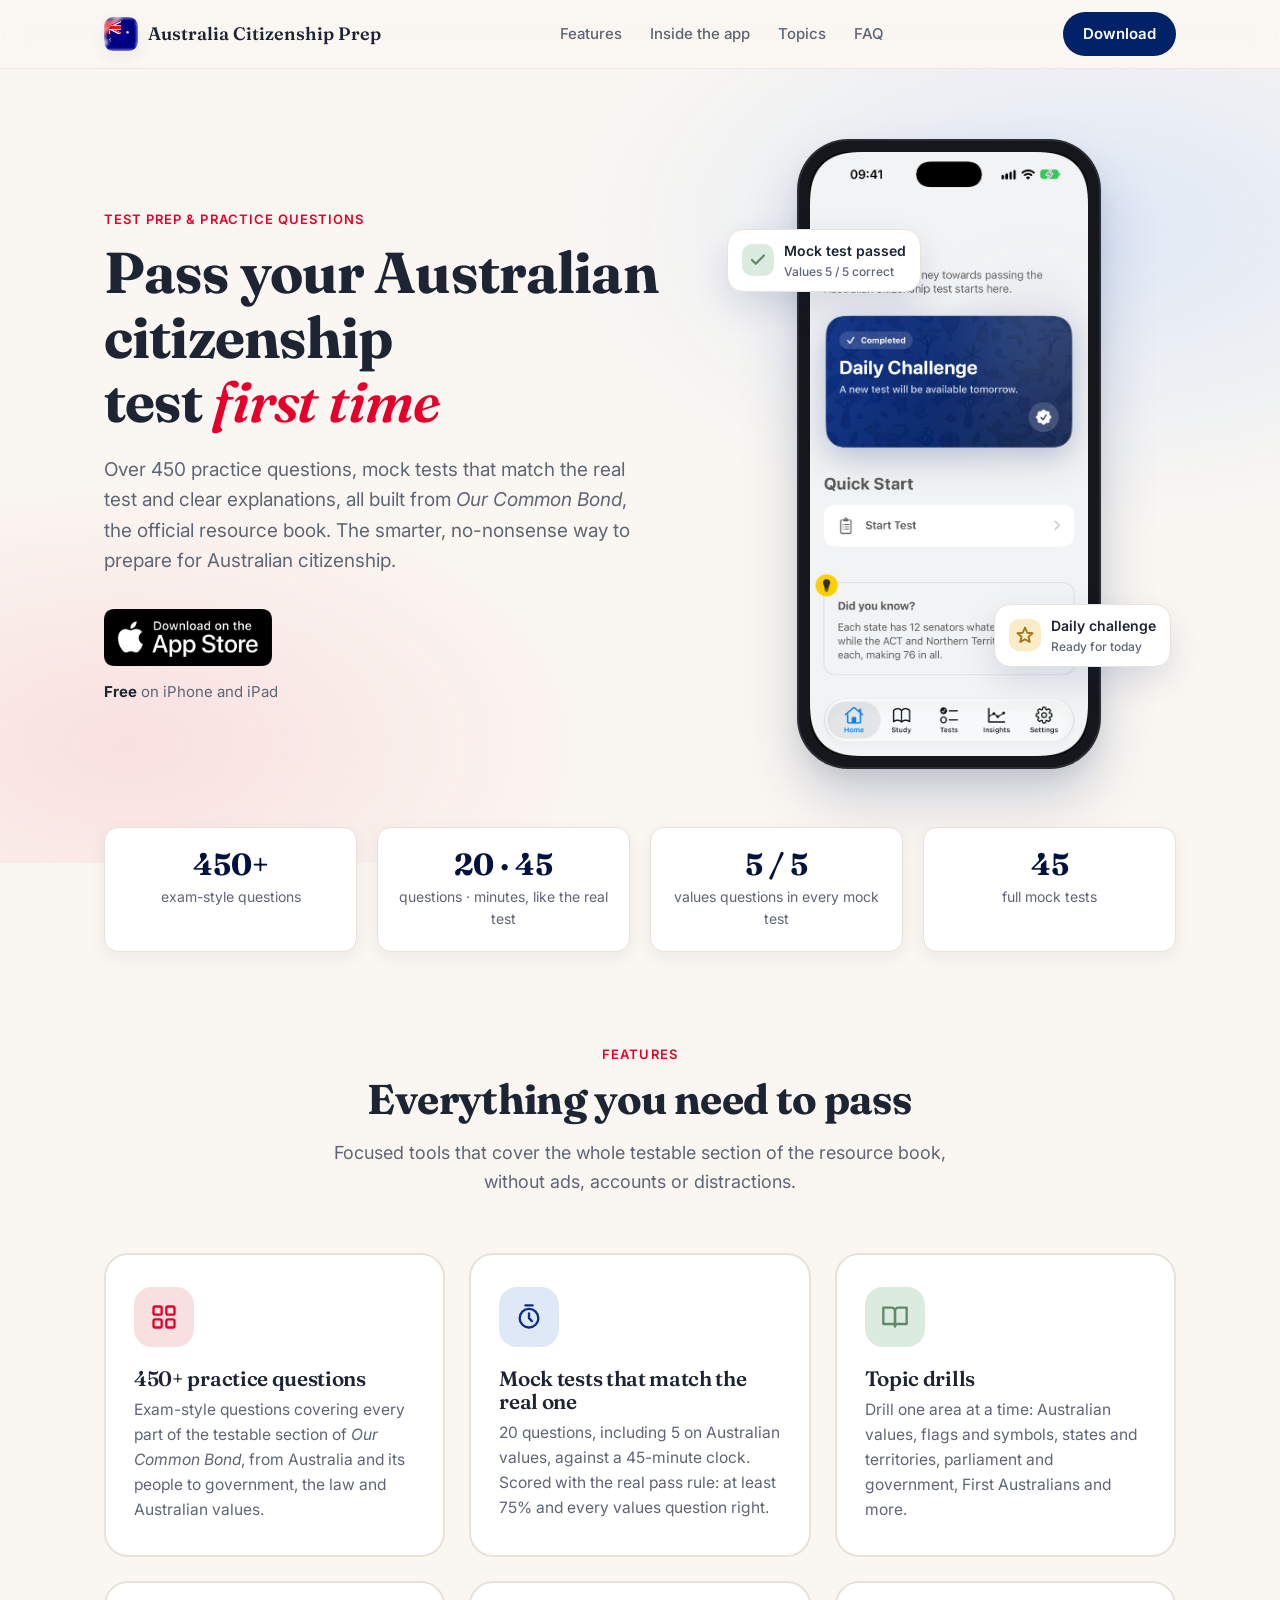
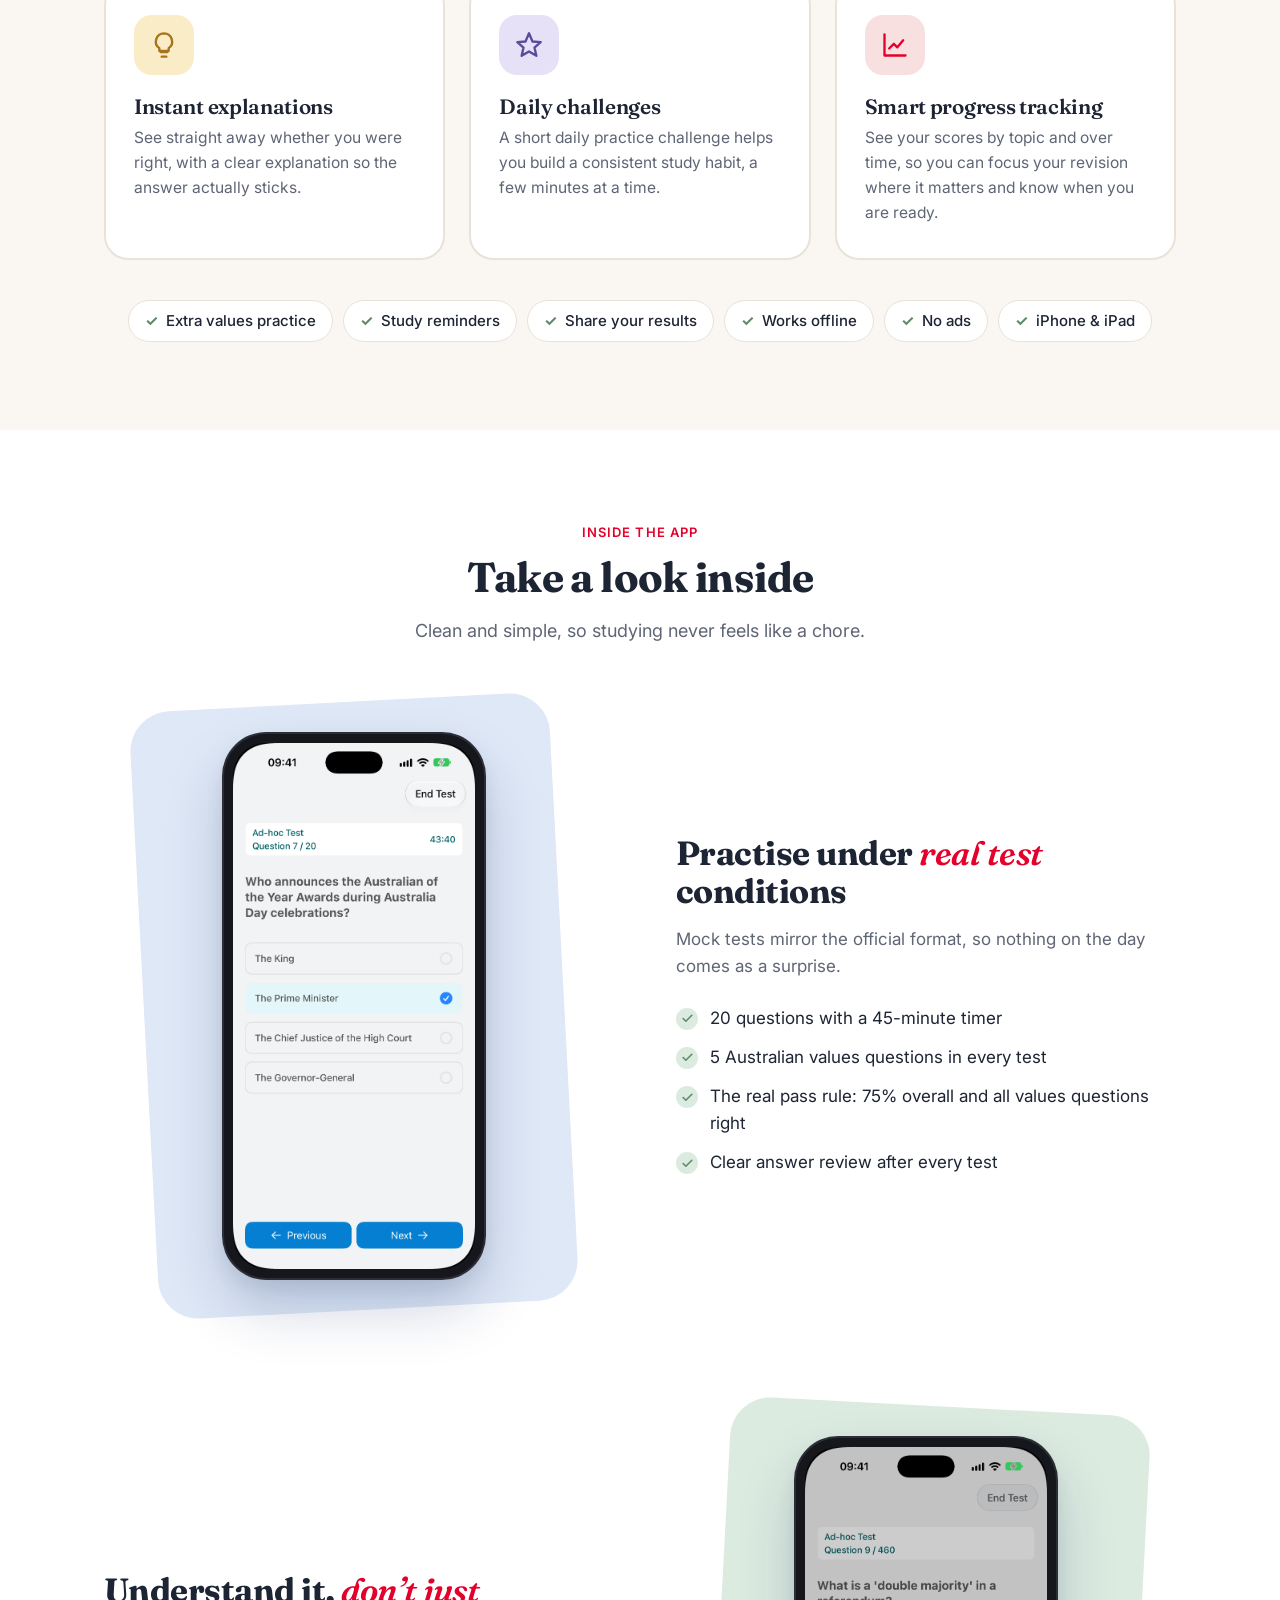
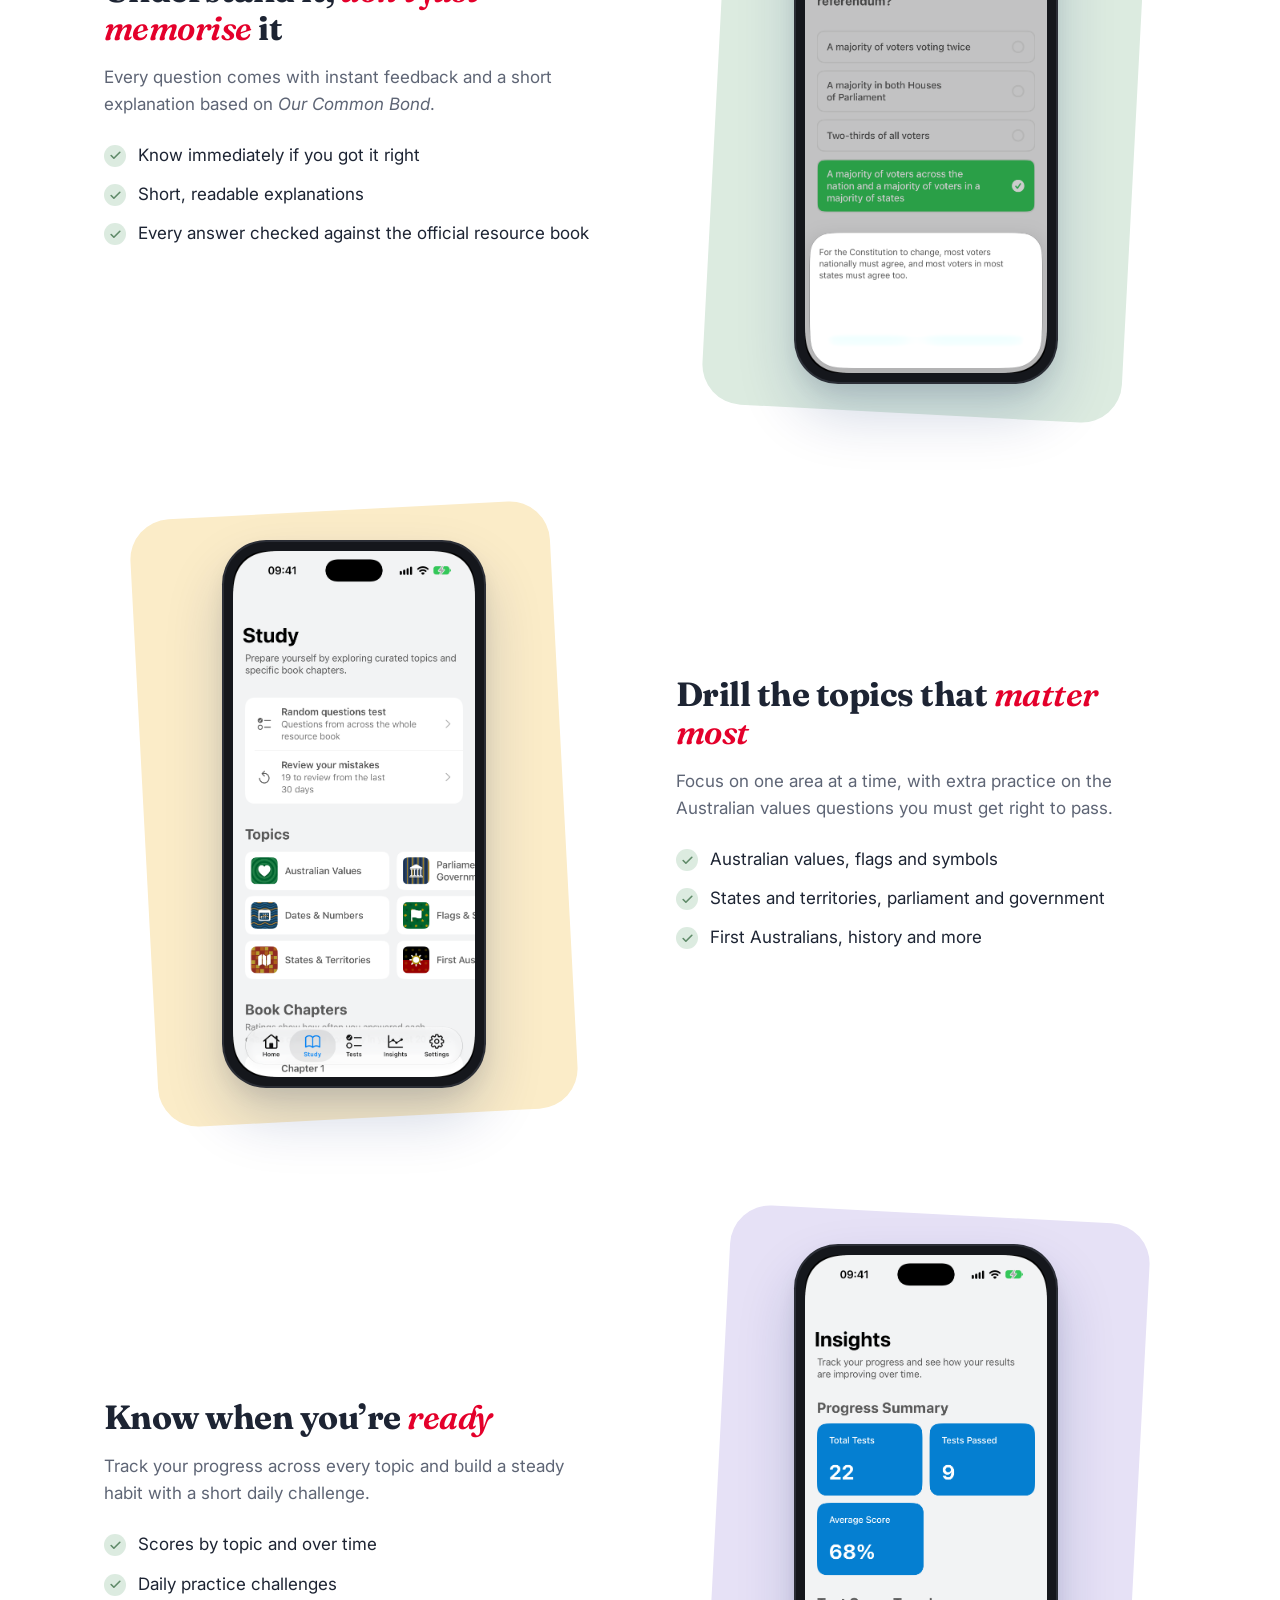
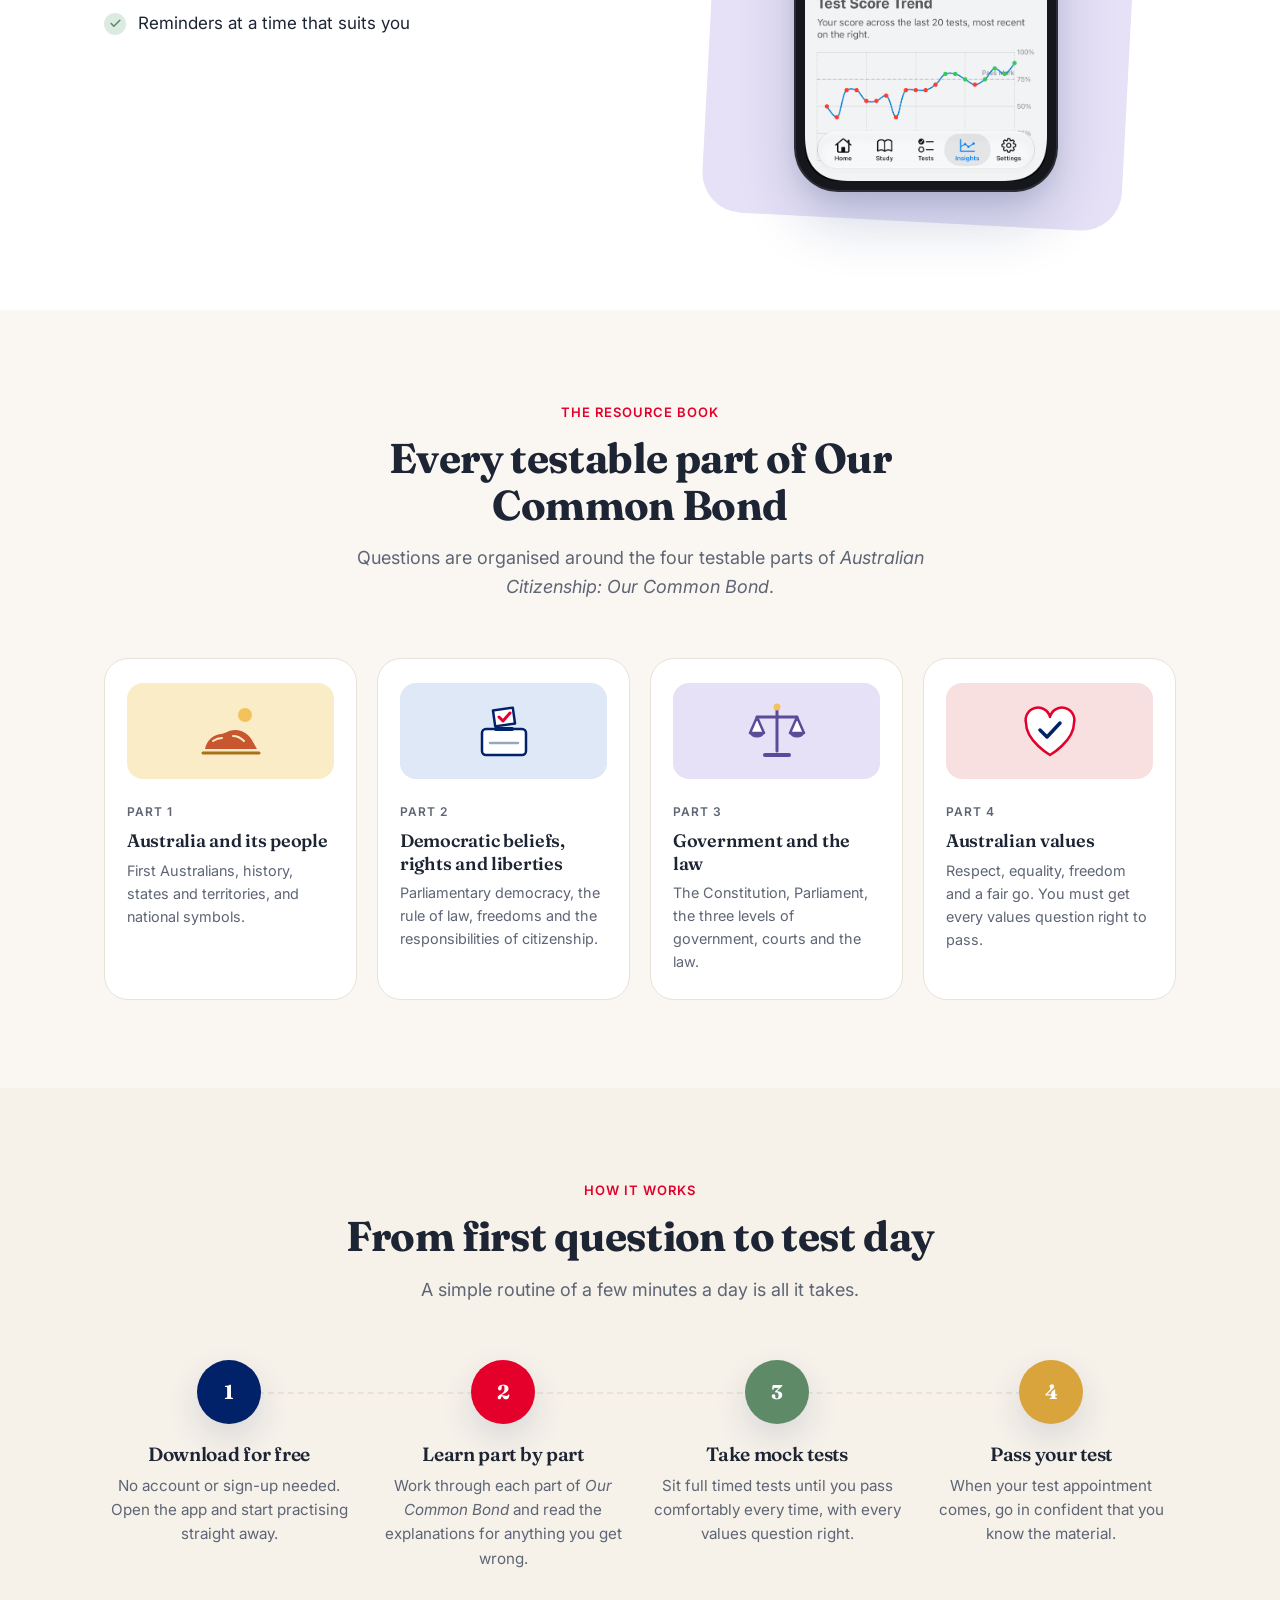
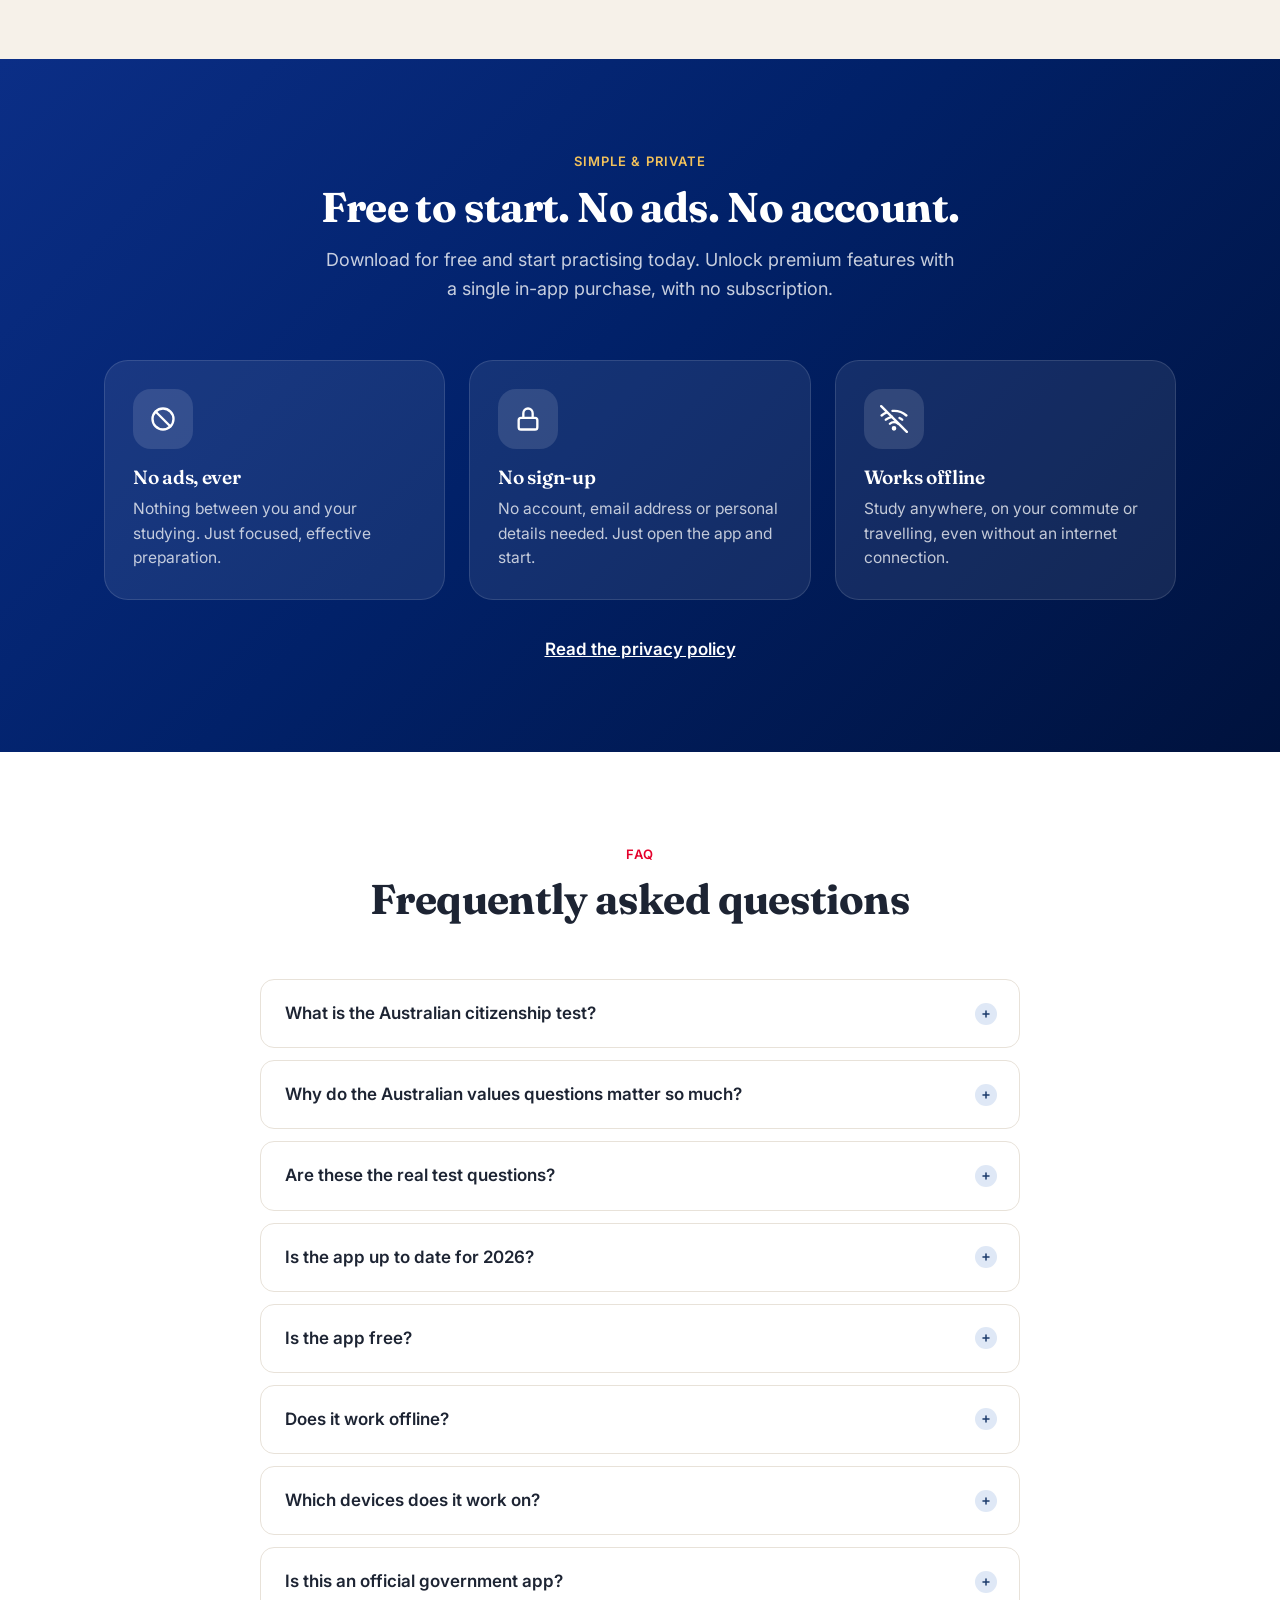
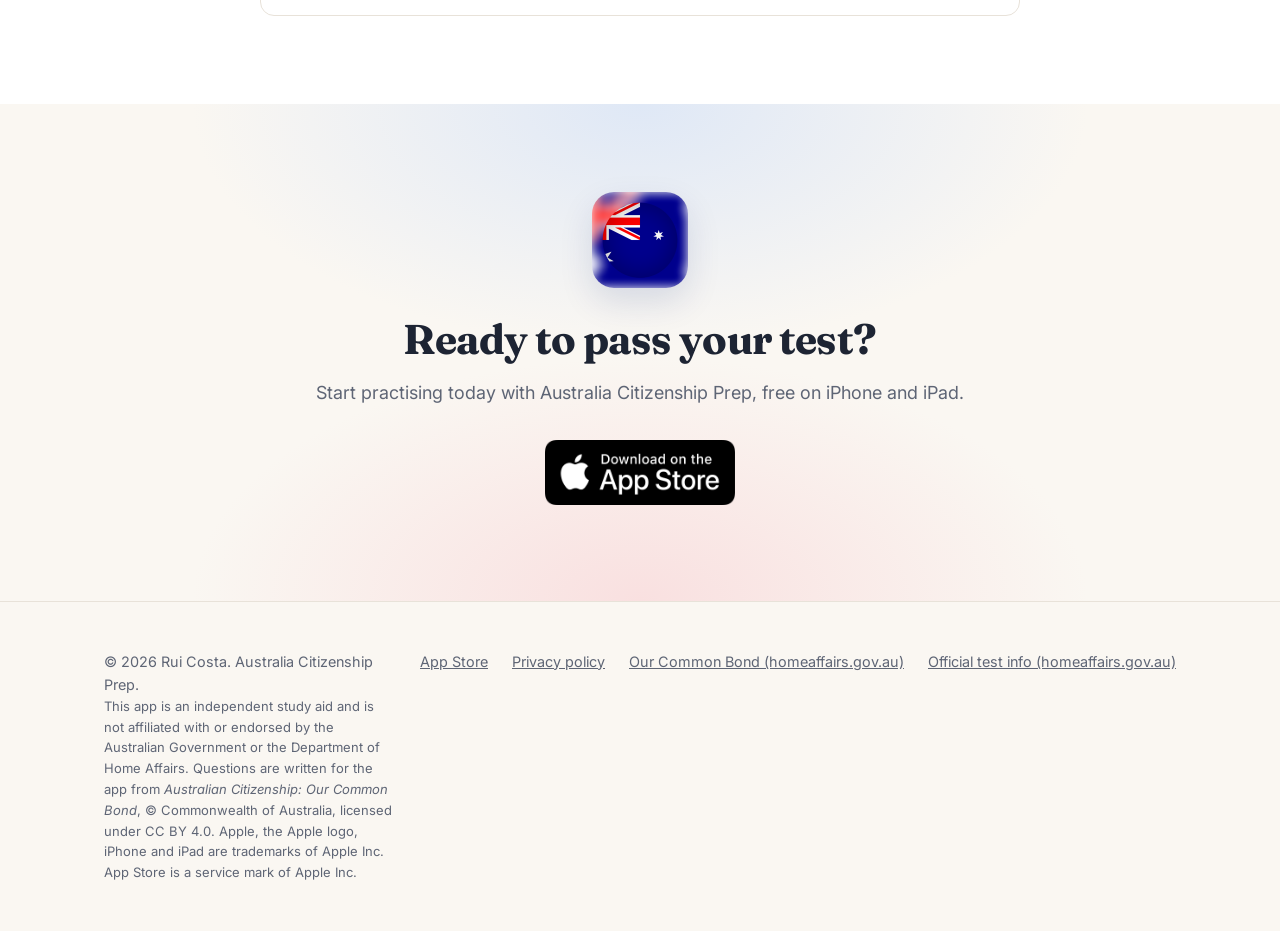
<file: index.html>
<!doctype html>
<html lang="en-AU">
<head>
  <meta charset="utf-8">
  <meta name="viewport" content="width=device-width, initial-scale=1">
  <title>Australia Citizenship Prep 2026 – 450+ Practice Questions &amp; Mock Tests | iPhone App</title>
  <meta name="description" content="Pass the Australian citizenship test first time. 450+ practice questions from the official resource book Our Common Bond, mock tests with 5 Australian values questions, explanations and progress tracking. Free on iPhone and iPad.">
  <link rel="canonical" href="https://ruipfcosta.github.io/AustraliaCitizenshipPrep-Website/">
  <meta name="theme-color" content="#faf7f2">
  <meta name="author" content="Rui Costa">

  <!-- Smart App Banner in Safari on iOS -->
  <meta name="apple-itunes-app" content="app-id=6828158016">

  <!-- Open Graph / social -->
  <meta property="og:type" content="website">
  <meta property="og:site_name" content="Australia Citizenship Prep">
  <meta property="og:locale" content="en_AU">
  <meta property="og:url" content="https://ruipfcosta.github.io/AustraliaCitizenshipPrep-Website/">
  <meta property="og:title" content="Australia Citizenship Prep – pass your citizenship test first time">
  <meta property="og:description" content="450+ practice questions, mock tests that match the real test and clear explanations, built from Our Common Bond, the official resource book. Free on the App Store.">
  <meta property="og:image" content="https://ruipfcosta.github.io/AustraliaCitizenshipPrep-Website/assets/img/icon-512.png">
  <meta property="og:image:width" content="512">
  <meta property="og:image:height" content="512">
  <meta property="og:image:alt" content="Australia Citizenship Prep app icon">
  <meta name="twitter:card" content="summary">
  <meta name="twitter:title" content="Australia Citizenship Prep">
  <meta name="twitter:description" content="450+ practice questions, mock tests that match the real test and clear explanations. Free on the App Store.">
  <meta name="twitter:image" content="https://ruipfcosta.github.io/AustraliaCitizenshipPrep-Website/assets/img/icon-512.png">

  <link rel="icon" type="image/png" sizes="32x32" href="assets/img/icon-32.png">
  <link rel="icon" type="image/png" sizes="192x192" href="assets/img/icon-192.png">
  <link rel="apple-touch-icon" href="assets/img/icon-180.png">

  <link rel="preconnect" href="https://fonts.googleapis.com">
  <link rel="preconnect" href="https://fonts.gstatic.com" crossorigin>
  <link rel="stylesheet" href="https://fonts.googleapis.com/css2?family=Fraunces:ital,opsz,wght@0,9..144,600;0,9..144,700;1,9..144,600&family=Inter:wght@400;500;600&display=swap">
  <link rel="preload" as="image" href="assets/screenshots/home.png" fetchpriority="high">
  <link rel="stylesheet" href="styles.css">

  <script type="application/ld+json">
  {
    "@context": "https://schema.org",
    "@graph": [
      {
        "@type": "WebSite",
        "@id": "https://ruipfcosta.github.io/AustraliaCitizenshipPrep-Website/#website",
        "url": "https://ruipfcosta.github.io/AustraliaCitizenshipPrep-Website/",
        "name": "Australia Citizenship Prep",
        "inLanguage": "en-AU"
      },
      {
        "@type": "MobileApplication",
        "@id": "https://ruipfcosta.github.io/AustraliaCitizenshipPrep-Website/#app",
        "name": "Australia Citizenship Prep",
        "alternateName": "Australia Citizenship Prep: Test Prep & Practice Questions",
        "description": "Prepare for the Australian citizenship test with 450+ practice questions based on Australian Citizenship: Our Common Bond, the official resource book. Mock tests with 20 questions, including 5 on Australian values, in 45 minutes, plus daily challenges, instant explanations and progress tracking.",
        "url": "https://ruipfcosta.github.io/AustraliaCitizenshipPrep-Website/",
        "downloadUrl": "https://apps.apple.com/us/app/australia-citizenship-prep/id6828158016",
        "installUrl": "https://apps.apple.com/us/app/australia-citizenship-prep/id6828158016",
        "image": "https://ruipfcosta.github.io/AustraliaCitizenshipPrep-Website/assets/img/icon-512.png",
        "operatingSystem": "iOS 17.0 or later",
        "applicationCategory": "EducationalApplication",
        "inLanguage": "en-AU",
        "offers": {
          "@type": "Offer",
          "price": "0",
          "priceCurrency": "AUD"
        },
        "author": {
          "@type": "Person",
          "name": "Rui Costa",
          "url": "https://apps.apple.com/au/developer/rui-costa/id889782271"
        }
      },
      {
        "@type": "FAQPage",
        "@id": "https://ruipfcosta.github.io/AustraliaCitizenshipPrep-Website/#faq",
        "mainEntity": [
          {
            "@type": "Question",
            "name": "What is the Australian citizenship test?",
            "acceptedAnswer": { "@type": "Answer", "text": "The citizenship test is part of applying for Australian citizenship by conferral. It has 20 multiple-choice questions, 5 of them about Australian values, and you have 45 minutes. To pass you need at least 75% overall and every Australian values question right. Questions are based on the testable section of Australian Citizenship: Our Common Bond, the official resource book." }
          },
          {
            "@type": "Question",
            "name": "Why do the Australian values questions matter so much?",
            "acceptedAnswer": { "@type": "Answer", "text": "Even with a high overall score, getting a single Australian values question wrong means you fail the test. That is why every mock test in the app includes 5 values questions, and why there is a dedicated topic drill for them." }
          },
          {
            "@type": "Question",
            "name": "Are these the real test questions?",
            "acceptedAnswer": { "@type": "Answer", "text": "No one can legitimately offer the actual test questions. The app contains over 450 exam-style questions, written for the app from facts in Our Common Bond and covering every part of its testable section, so you will be familiar with the kind of questions you will see on the day." }
          },
          {
            "@type": "Question",
            "name": "Is the app up to date for 2026?",
            "acceptedAnswer": { "@type": "Answer", "text": "Yes. The question bank was written in 2026 from the current edition of Our Common Bond, and every answer is checked against the resource book." }
          },
          {
            "@type": "Question",
            "name": "Is the app free?",
            "acceptedAnswer": { "@type": "Answer", "text": "The app is free to download and start practising. Premium features can be unlocked with a single in-app purchase. There is no subscription and there are no ads." }
          },
          {
            "@type": "Question",
            "name": "Does it work offline?",
            "acceptedAnswer": { "@type": "Answer", "text": "Yes. Everything works without an internet connection, so you can study on the train, on a flight or anywhere with poor reception." }
          },
          {
            "@type": "Question",
            "name": "Which devices does it work on?",
            "acceptedAnswer": { "@type": "Answer", "text": "The app runs on iPhone (iOS 17 or later) and iPad (iPadOS 17 or later). There is currently no Android version." }
          },
          {
            "@type": "Question",
            "name": "Is this an official government app?",
            "acceptedAnswer": { "@type": "Answer", "text": "No. Australia Citizenship Prep is an independent study app and is not affiliated with or endorsed by the Australian Government or the Department of Home Affairs. Questions are written for the app from Australian Citizenship: Our Common Bond, © Commonwealth of Australia, licensed under CC BY 4.0. Official information about the test is on immi.homeaffairs.gov.au." }
          }
        ]
      }
    ]
  }
  </script>
</head>
<body>
  <a class="skip-link" href="#main">Skip to content</a>

  <header class="site-header">
    <div class="container site-header__inner">
      <a class="brand" href="./" aria-label="Australia Citizenship Prep – home">
        <img src="assets/img/icon-64.png" alt="" width="34" height="34">
        <span>Australia Citizenship <span class="brand__sub">Prep</span></span>
      </a>
      <nav class="site-nav" aria-label="Main">
        <a href="#features">Features</a>
        <a href="#inside">Inside the app</a>
        <a href="#topics">Topics</a>
        <a href="#faq">FAQ</a>
      </nav>
      <a class="btn" href="https://apps.apple.com/us/app/australia-citizenship-prep/id6828158016">Download</a>
    </div>
  </header>

  <main id="main">

    <!-- Hero -->
    <section class="hero" aria-labelledby="hero-title">

      <div class="container hero__grid">
        <div class="hero__text">
          <span class="eyebrow">Test prep &amp; practice questions</span>
          <h1 class="hero__title" id="hero-title">Pass your Australian citizenship test <em>first time</em></h1>
          <p class="hero__lede">Over 450 practice questions, mock tests that match the real test and clear explanations, all built from <cite>Our Common Bond</cite>, the official resource book. The smarter, no-nonsense way to prepare for Australian citizenship.</p>
          <div class="hero__cta">
            <a class="store-badge" href="https://apps.apple.com/us/app/australia-citizenship-prep/id6828158016">
              <img src="assets/img/app-store-badge.png" alt="Download on the App Store" width="440" height="150">
            </a>
            <p class="rating"><span><strong>Free</strong> on iPhone and iPad</span></p>
          </div>
        </div>

        <div class="hero__art">
          <div class="hero__device">
            <div class="phone">
              <img src="assets/screenshots/home.png" alt="Australia Citizenship Prep home screen with practice modes and progress" width="1206" height="2622" fetchpriority="high">
            </div>

            <div class="float-card float-card--a" aria-hidden="true">
              <span class="float-card__icon tint-mint">
                <svg width="18" height="18" viewBox="0 0 24 24" fill="none" stroke="currentColor" stroke-width="3" stroke-linecap="round" stroke-linejoin="round"><polyline points="20 6 9 17 4 12"/></svg>
              </span>
              <span>Mock test passed<small>Values 5 / 5 correct</small></span>
            </div>
            <div class="float-card float-card--b" aria-hidden="true">
              <span class="float-card__icon tint-mustard">
                <svg width="18" height="18" viewBox="0 0 24 24" fill="none" stroke="currentColor" stroke-width="2.5" stroke-linecap="round" stroke-linejoin="round"><path d="M12 2l3 7 7 .6-5.3 4.6 1.6 7.1L12 17.6 5.7 21.3l1.6-7.1L2 9.6 9 9z"/></svg>
              </span>
              <span>Daily challenge<small>Ready for today</small></span>
            </div>
          </div>
        </div>
      </div>
    </section>

    <!-- Stats -->
    <div class="container">
      <ul class="stats" role="list">
        <li class="stat"><span class="stat__num">450+</span><span class="stat__label">exam-style questions</span></li>
        <li class="stat"><span class="stat__num">20 · 45</span><span class="stat__label">questions · minutes, like the real test</span></li>
        <li class="stat"><span class="stat__num">5 / 5</span><span class="stat__label">values questions in every mock test</span></li>
        <li class="stat"><span class="stat__num">45</span><span class="stat__label">full mock tests</span></li>
      </ul>
    </div>

    <!-- Features -->
    <section class="section" id="features" aria-labelledby="features-title">
      <div class="container">
        <div class="section__head">
          <span class="eyebrow">Features</span>
          <h2 class="section__title" id="features-title">Everything you need to pass</h2>
          <p class="section__lede">Focused tools that cover the whole testable section of the resource book, without ads, accounts or distractions.</p>
        </div>

        <div class="cards">
          <article class="card">
            <div class="card__icon tint-blush">
              <svg viewBox="0 0 24 24" fill="none" stroke="currentColor" stroke-width="2" stroke-linecap="round" stroke-linejoin="round" aria-hidden="true"><rect x="3" y="3" width="7" height="7" rx="1.5"/><rect x="14" y="3" width="7" height="7" rx="1.5"/><rect x="3" y="14" width="7" height="7" rx="1.5"/><rect x="14" y="14" width="7" height="7" rx="1.5"/></svg>
            </div>
            <h3>450+ practice questions</h3>
            <p>Exam-style questions covering every part of the testable section of <cite>Our Common Bond</cite>, from Australia and its people to government, the law and Australian values.</p>
          </article>
          <article class="card">
            <div class="card__icon tint-sky">
              <svg viewBox="0 0 24 24" fill="none" stroke="currentColor" stroke-width="2" stroke-linecap="round" stroke-linejoin="round" aria-hidden="true"><circle cx="12" cy="13" r="8"/><path d="M12 9v4l2.5 2.5"/><path d="M9 2h6"/></svg>
            </div>
            <h3>Mock tests that match the real one</h3>
            <p>20 questions, including 5 on Australian values, against a 45-minute clock. Scored with the real pass rule: at least 75% and every values question right.</p>
          </article>
          <article class="card">
            <div class="card__icon tint-mint">
              <svg viewBox="0 0 24 24" fill="none" stroke="currentColor" stroke-width="2" stroke-linecap="round" stroke-linejoin="round" aria-hidden="true"><path d="M2 4h7a3 3 0 013 3v13a2 2 0 00-2-2H2z"/><path d="M22 4h-7a3 3 0 00-3 3v13a2 2 0 012-2h8z"/></svg>
            </div>
            <h3>Topic drills</h3>
            <p>Drill one area at a time: Australian values, flags and symbols, states and territories, parliament and government, First Australians and more.</p>
          </article>
          <article class="card">
            <div class="card__icon tint-mustard">
              <svg viewBox="0 0 24 24" fill="none" stroke="currentColor" stroke-width="2" stroke-linecap="round" stroke-linejoin="round" aria-hidden="true"><path d="M9 18h6"/><path d="M10 22h4"/><path d="M12 2a7 7 0 00-4 12.7V17h8v-2.3A7 7 0 0012 2z"/></svg>
            </div>
            <h3>Instant explanations</h3>
            <p>See straight away whether you were right, with a clear explanation so the answer actually sticks.</p>
          </article>
          <article class="card">
            <div class="card__icon tint-lilac">
              <svg viewBox="0 0 24 24" fill="none" stroke="currentColor" stroke-width="2" stroke-linecap="round" stroke-linejoin="round" aria-hidden="true"><path d="M12 2l3 7 7 .6-5.3 4.6 1.6 7.1L12 17.6 5.7 21.3l1.6-7.1L2 9.6 9 9z"/></svg>
            </div>
            <h3>Daily challenges</h3>
            <p>A short daily practice challenge helps you build a consistent study habit, a few minutes at a time.</p>
          </article>
          <article class="card">
            <div class="card__icon tint-blush">
              <svg viewBox="0 0 24 24" fill="none" stroke="currentColor" stroke-width="2" stroke-linecap="round" stroke-linejoin="round" aria-hidden="true"><path d="M3 3v18h18"/><path d="M7 15l4-4 3 3 5-6"/></svg>
            </div>
            <h3>Smart progress tracking</h3>
            <p>See your scores by topic and over time, so you can focus your revision where it matters and know when you are ready.</p>
          </article>
        </div>

        <ul class="chips" aria-label="Also included">
          <li>Extra values practice</li>
          <li>Study reminders</li>
          <li>Share your results</li>
          <li>Works offline</li>
          <li>No ads</li>
          <li>iPhone &amp; iPad</li>
        </ul>
      </div>
    </section>

    <!-- Inside the app -->
    <section class="section section--white" id="inside" aria-labelledby="inside-title">
      <div class="container">
        <div class="section__head">
          <span class="eyebrow">Inside the app</span>
          <h2 class="section__title" id="inside-title">Take a look inside</h2>
          <p class="section__lede">Clean and simple, so studying never feels like a chore.</p>
        </div>

        <div class="showcase">
          <div class="showcase__row">
            <div class="showcase__media" style="--tint: var(--sky)">
              <div class="phone phone--sm">
                <img src="assets/screenshots/mock-test.png" alt="A timed mock test question with multiple-choice answers" width="1206" height="2622" loading="lazy" decoding="async">
              </div>
            </div>
            <div class="showcase__text">
              <h3>Practise under <span>real test</span> conditions</h3>
              <p>Mock tests mirror the official format, so nothing on the day comes as a surprise.</p>
              <ul class="ticks">
                <li>20 questions with a 45-minute timer</li>
                <li>5 Australian values questions in every test</li>
                <li>The real pass rule: 75% overall and all values questions right</li>
                <li>Clear answer review after every test</li>
              </ul>
            </div>
          </div>

          <div class="showcase__row">
            <div class="showcase__media" style="--tint: var(--mint)">
              <div class="phone phone--sm">
                <img src="assets/screenshots/explanations.png" alt="Answer feedback with an explanation drawn from Our Common Bond" width="1206" height="2622" loading="lazy" decoding="async">
              </div>
            </div>
            <div class="showcase__text">
              <h3>Understand it, <span>don’t just memorise</span> it</h3>
              <p>Every question comes with instant feedback and a short explanation based on <cite>Our Common Bond</cite>.</p>
              <ul class="ticks">
                <li>Know immediately if you got it right</li>
                <li>Short, readable explanations</li>
                <li>Every answer checked against the official resource book</li>
              </ul>
            </div>
          </div>

          <div class="showcase__row">
            <div class="showcase__media" style="--tint: #fbecc8">
              <div class="phone phone--sm">
                <img src="assets/screenshots/topics.png" alt="Topic drills for Australian values, symbols, states and territories and government" width="1206" height="2622" loading="lazy" decoding="async">
              </div>
            </div>
            <div class="showcase__text">
              <h3>Drill the topics that <span>matter most</span></h3>
              <p>Focus on one area at a time, with extra practice on the Australian values questions you must get right to pass.</p>
              <ul class="ticks">
                <li>Australian values, flags and symbols</li>
                <li>States and territories, parliament and government</li>
                <li>First Australians, history and more</li>
              </ul>
            </div>
          </div>

          <div class="showcase__row">
            <div class="showcase__media" style="--tint: var(--lilac)">
              <div class="phone phone--sm">
                <img src="assets/screenshots/progress.png" alt="Progress screen showing scores by topic and recent test results" width="1206" height="2622" loading="lazy" decoding="async">
              </div>
            </div>
            <div class="showcase__text">
              <h3>Know when you’re <span>ready</span></h3>
              <p>Track your progress across every topic and build a steady habit with a short daily challenge.</p>
              <ul class="ticks">
                <li>Scores by topic and over time</li>
                <li>Daily practice challenges</li>
                <li>Reminders at a time that suits you</li>
              </ul>
            </div>
          </div>
        </div>
      </div>
    </section>

    <!-- Topics -->
    <section class="section" id="topics" aria-labelledby="topics-title">
      <div class="container">
        <div class="section__head">
          <span class="eyebrow">The resource book</span>
          <h2 class="section__title" id="topics-title">Every testable part of Our Common Bond</h2>
          <p class="section__lede">Questions are organised around the four testable parts of <cite>Australian Citizenship: Our Common Bond</cite>.</p>
        </div>

        <div class="topics">
          <article class="topic">
            <div class="topic__art tint-mustard" aria-hidden="true">
              <svg viewBox="0 0 64 64"><circle cx="46" cy="16" r="7" fill="#f3c25b"/><path d="M6 50c2-9 8-14 16-15 5-.6 8-4 14-4 9 0 15 6 18 12l4 7z" fill="#c8562e"/><path d="M14 42c3-2 6-3 9-3M34 37c4 0 8 2 11 5" stroke="#fbecc8" stroke-width="2" stroke-linecap="round" fill="none"/><path d="M4 54h56" stroke="#a7731a" stroke-width="3" stroke-linecap="round"/></svg>
            </div>
            <span class="topic__num">Part 1</span>
            <h3>Australia and its people</h3>
            <p>First Australians, history, states and territories, and national symbols.</p>
          </article>
          <article class="topic">
            <div class="topic__art tint-sky" aria-hidden="true">
              <svg viewBox="0 0 64 64"><rect x="10" y="30" width="44" height="26" rx="4" fill="#fff" stroke="#012169" stroke-width="2.5"/><path d="M24 30h16" stroke="#012169" stroke-width="4" stroke-linecap="round"/><path d="M22 10h20v16H22z" fill="#fff" stroke="#012169" stroke-width="2.5" stroke-linejoin="round" transform="rotate(-8 32 18)"/><path d="M27 18l4 4 7-8" fill="none" stroke="#e4002b" stroke-width="3" stroke-linecap="round" stroke-linejoin="round"/><path d="M18 44h28" stroke="#012169" stroke-width="2.5" stroke-linecap="round" opacity=".4"/></svg>
            </div>
            <span class="topic__num">Part 2</span>
            <h3>Democratic beliefs, rights and liberties</h3>
            <p>Parliamentary democracy, the rule of law, freedoms and the responsibilities of citizenship.</p>
          </article>
          <article class="topic">
            <div class="topic__art tint-lilac" aria-hidden="true">
              <svg viewBox="0 0 64 64"><path d="M32 8v44" stroke="#5b4b9a" stroke-width="3" stroke-linecap="round"/><path d="M12 18h40" stroke="#5b4b9a" stroke-width="3" stroke-linecap="round"/><path d="M12 18l-7 16h14zM52 18l-7 16h14z" fill="#fff" stroke="#5b4b9a" stroke-width="2.5" stroke-linejoin="round"/><path d="M5 34a7 4.5 0 0014 0zM45 34a7 4.5 0 0014 0z" fill="#5b4b9a"/><path d="M20 56h24" stroke="#5b4b9a" stroke-width="4" stroke-linecap="round"/><circle cx="32" cy="8" r="3.5" fill="#f3c25b"/></svg>
            </div>
            <span class="topic__num">Part 3</span>
            <h3>Government and the law</h3>
            <p>The Constitution, Parliament, the three levels of government, courts and the law.</p>
          </article>
          <article class="topic">
            <div class="topic__art tint-blush" aria-hidden="true">
              <svg viewBox="0 0 64 64"><path d="M32 56S8 42 8 24a12 12 0 0124-6 12 12 0 0124 6c0 18-24 32-24 32z" fill="#fff" stroke="#e4002b" stroke-width="2.5" stroke-linejoin="round"/><path d="M22 31l7 7 13-14" fill="none" stroke="#012169" stroke-width="3.5" stroke-linecap="round" stroke-linejoin="round"/></svg>
            </div>
            <span class="topic__num">Part 4</span>
            <h3>Australian values</h3>
            <p>Respect, equality, freedom and a fair go. You must get every values question right to pass.</p>
          </article>
        </div>
      </div>
    </section>

    <!-- How it works -->
    <section class="section section--alt" id="how-it-works" aria-labelledby="how-title">
      <div class="container">
        <div class="section__head">
          <span class="eyebrow">How it works</span>
          <h2 class="section__title" id="how-title">From first question to test day</h2>
          <p class="section__lede">A simple routine of a few minutes a day is all it takes.</p>
        </div>

        <ol class="steps">
          <li class="step">
            <div class="step__num" style="background: var(--primary)">1</div>
            <h3>Download for free</h3>
            <p>No account or sign-up needed. Open the app and start practising straight away.</p>
          </li>
          <li class="step">
            <div class="step__num" style="background: var(--red)">2</div>
            <h3>Learn part by part</h3>
            <p>Work through each part of <cite>Our Common Bond</cite> and read the explanations for anything you get wrong.</p>
          </li>
          <li class="step">
            <div class="step__num" style="background: var(--sage)">3</div>
            <h3>Take mock tests</h3>
            <p>Sit full timed tests until you pass comfortably every time, with every values question right.</p>
          </li>
          <li class="step">
            <div class="step__num" style="background: #d9a43b">4</div>
            <h3>Pass your test</h3>
            <p>When your test appointment comes, go in confident that you know the material.</p>
          </li>
        </ol>
      </div>
    </section>

    <!-- Pricing & privacy -->
    <section class="section band" id="pricing" aria-labelledby="pricing-title">
      <div class="container">
        <div class="section__head">
          <span class="eyebrow">Simple &amp; private</span>
          <h2 class="section__title" id="pricing-title">Free to start. No ads. No account.</h2>
          <p class="section__lede">Download for free and start practising today. Unlock premium features with a single in-app purchase, with no subscription.</p>
        </div>

        <div class="band__grid">
          <div class="band__card">
            <div class="card__icon" aria-hidden="true">
              <svg viewBox="0 0 24 24" fill="none" stroke="currentColor" stroke-width="2" stroke-linecap="round" stroke-linejoin="round"><circle cx="12" cy="12" r="9"/><path d="M5.6 5.6l12.8 12.8"/></svg>
            </div>
            <h3>No ads, ever</h3>
            <p>Nothing between you and your studying. Just focused, effective preparation.</p>
          </div>
          <div class="band__card">
            <div class="card__icon" aria-hidden="true">
              <svg viewBox="0 0 24 24" fill="none" stroke="currentColor" stroke-width="2" stroke-linecap="round" stroke-linejoin="round"><rect x="4" y="11" width="16" height="10" rx="2"/><path d="M8 11V7a4 4 0 018 0v4"/></svg>
            </div>
            <h3>No sign-up</h3>
            <p>No account, email address or personal details needed. Just open the app and start.</p>
          </div>
          <div class="band__card">
            <div class="card__icon" aria-hidden="true">
              <svg viewBox="0 0 24 24" fill="none" stroke="currentColor" stroke-width="2" stroke-linecap="round" stroke-linejoin="round"><path d="M1 1l22 22"/><path d="M16.7 11.1A10.9 10.9 0 0119 12.6M5 12.6a11 11 0 015.2-2.5M10.7 5.1A16 16 0 0122.6 9M1.4 9a16 16 0 014.3-2.7M8.5 16.1a5 5 0 017 0"/><circle cx="12" cy="20" r="1"/></svg>
            </div>
            <h3>Works offline</h3>
            <p>Study anywhere, on your commute or travelling, even without an internet connection.</p>
          </div>
        </div>

        <p class="band__link"><a href="privacypolicy/">Read the privacy policy</a></p>
      </div>
    </section>

    <!-- FAQ -->
    <section class="section section--white" id="faq" aria-labelledby="faq-title">
      <div class="container">
        <div class="section__head">
          <span class="eyebrow">FAQ</span>
          <h2 class="section__title" id="faq-title">Frequently asked questions</h2>
        </div>

        <div class="faq">
          <details>
            <summary>What is the Australian citizenship test?</summary>
            <div>
              <p>The citizenship test is part of applying for Australian citizenship by conferral. It has 20 multiple-choice questions, 5 of them about Australian values, and you have 45 minutes. To pass you need at least 75% overall and every Australian values question right.</p>
              <p>Questions are based on the testable section of the official resource book, <cite>Australian Citizenship: Our Common Bond</cite>.</p>
            </div>
          </details>
          <details>
            <summary>Why do the Australian values questions matter so much?</summary>
            <div><p>Even with a high overall score, getting a single Australian values question wrong means you fail the test. That is why every mock test in the app includes 5 values questions, and why there is a dedicated topic drill for them.</p></div>
          </details>
          <details>
            <summary>Are these the real test questions?</summary>
            <div><p>No one can legitimately offer the actual test questions. The app contains over 450 exam-style questions, written for the app from facts in <cite>Our Common Bond</cite> and covering every part of its testable section, so you will be familiar with the kind of questions you will see on the day.</p></div>
          </details>
          <details>
            <summary>Is the app up to date for 2026?</summary>
            <div><p>Yes. The question bank was written in 2026 from the current edition of <cite>Our Common Bond</cite>, and every answer is checked against the resource book.</p></div>
          </details>
          <details>
            <summary>Is the app free?</summary>
            <div><p>The app is free to download and start practising. Premium features can be unlocked with a single in-app purchase. There is no subscription and there are no ads.</p></div>
          </details>
          <details>
            <summary>Does it work offline?</summary>
            <div><p>Yes. Everything works without an internet connection, so you can study on the train, on a flight or anywhere with poor reception.</p></div>
          </details>
          <details>
            <summary>Which devices does it work on?</summary>
            <div><p>The app runs on iPhone (iOS 17 or later) and iPad (iPadOS 17 or later). There is currently no Android version.</p></div>
          </details>
          <details>
            <summary>Is this an official government app?</summary>
            <div><p>No. Australia Citizenship Prep is an independent study app and is not affiliated with or endorsed by the Australian Government or the Department of Home Affairs. Questions are written for the app from <cite>Australian Citizenship: Our Common Bond</cite>, © Commonwealth of Australia, licensed under <a href="https://creativecommons.org/licenses/by/4.0/" rel="noopener">CC BY 4.0</a>. Official information about the test is on <a href="https://immi.homeaffairs.gov.au/citizenship/test-and-interview/prepare-for-test" rel="noopener">immi.homeaffairs.gov.au</a>.</p></div>
          </details>
        </div>
      </div>
    </section>

    <!-- Final CTA -->
    <section class="section cta" aria-labelledby="cta-title">
      <div class="container">
        <img class="cta__icon" src="assets/img/icon-192.png" alt="" width="96" height="96" loading="lazy">
        <h2 class="section__title" id="cta-title">Ready to pass your test?</h2>
        <p class="section__lede">Start practising today with Australia Citizenship Prep, free on iPhone and iPad.</p>
        <a class="store-badge" href="https://apps.apple.com/us/app/australia-citizenship-prep/id6828158016">
          <img src="assets/img/app-store-badge.png" alt="Download on the App Store" width="440" height="150" loading="lazy">
        </a>
      </div>
    </section>
  </main>

  <footer class="site-footer">
    <div class="container site-footer__inner">
      <div>
        <p>© 2026 Rui Costa. Australia Citizenship Prep.</p>
        <p class="disclaimer">This app is an independent study aid and is not affiliated with or endorsed by the Australian Government or the Department of Home Affairs. Questions are written for the app from <cite>Australian Citizenship: Our Common Bond</cite>, © Commonwealth of Australia, licensed under CC BY 4.0. Apple, the Apple logo, iPhone and iPad are trademarks of Apple Inc. App Store is a service mark of Apple Inc.</p>
      </div>
      <nav aria-label="Footer">
        <a href="https://apps.apple.com/us/app/australia-citizenship-prep/id6828158016">App Store</a>
        <a href="privacypolicy/">Privacy policy</a>
        <a href="https://immi.homeaffairs.gov.au/citizenship/test-and-interview/our-common-bond" rel="noopener">Our Common Bond (homeaffairs.gov.au)</a>
        <a href="https://immi.homeaffairs.gov.au/citizenship/test-and-interview/prepare-for-test" rel="noopener">Official test info (homeaffairs.gov.au)</a>
      </nav>
    </div>
  </footer>
</body>
</html>
</file>
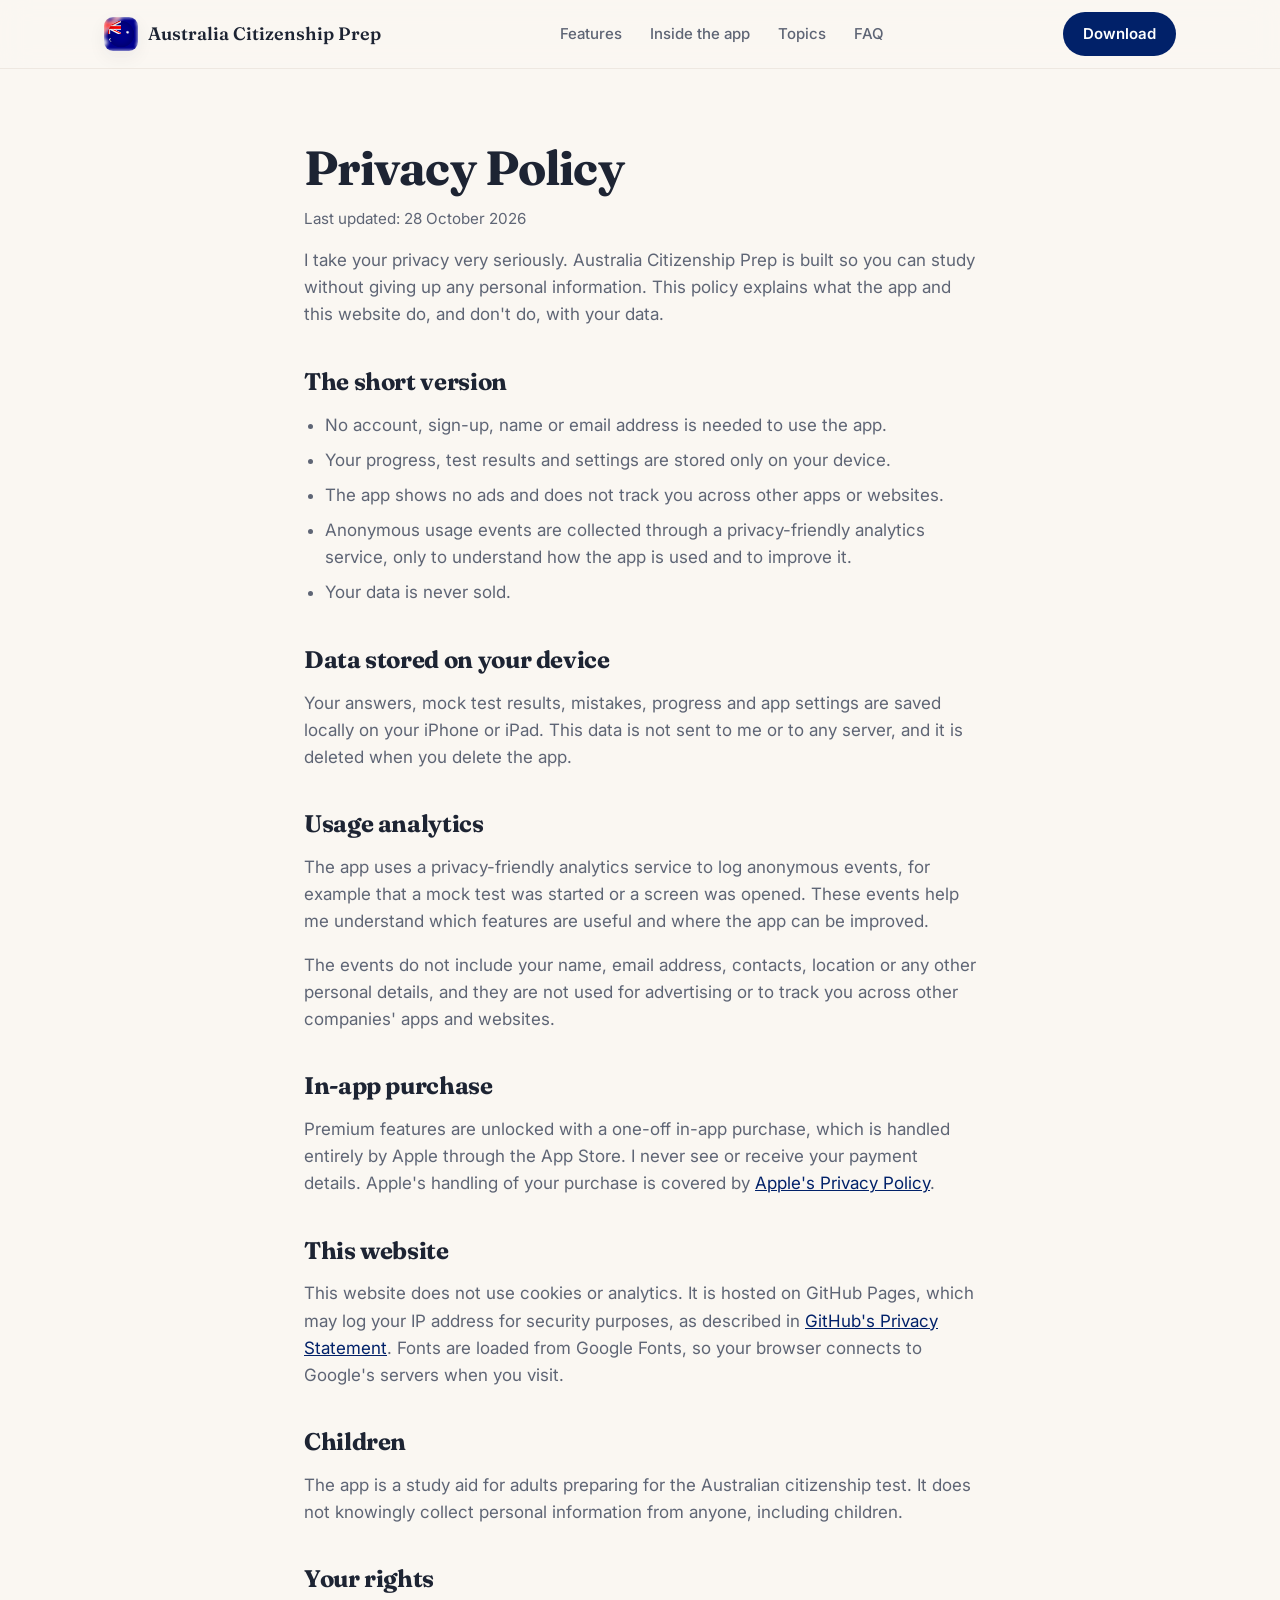
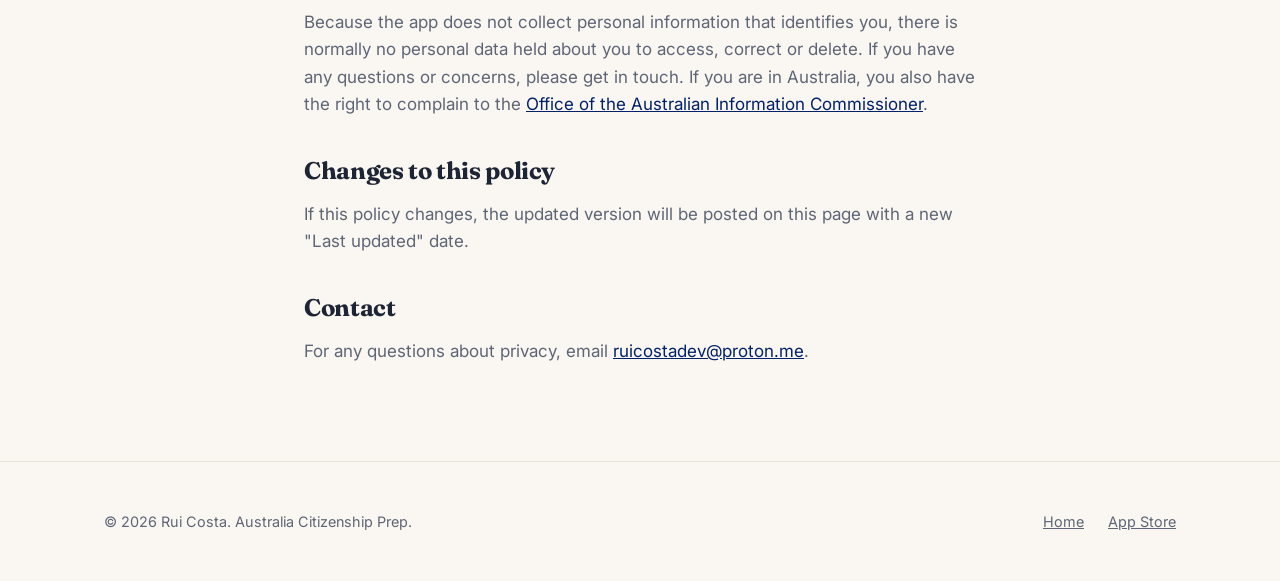
<file: privacypolicy/index.html>
<!doctype html>
<html lang="en-AU">
<head>
  <meta charset="utf-8">
  <meta name="viewport" content="width=device-width, initial-scale=1">
  <title>Privacy Policy – Australia Citizenship Prep</title>
  <meta name="description" content="Privacy policy for the Australia Citizenship Prep app for iPhone and iPad.">
  <link rel="canonical" href="https://ruipfcosta.github.io/AustraliaCitizenshipPrep-Website/privacypolicy/">
  <meta name="theme-color" content="#faf7f2">
  <link rel="icon" type="image/png" sizes="32x32" href="../assets/img/icon-32.png">
  <link rel="apple-touch-icon" href="../assets/img/icon-180.png">
  <link rel="preconnect" href="https://fonts.googleapis.com">
  <link rel="preconnect" href="https://fonts.gstatic.com" crossorigin>
  <link rel="stylesheet" href="https://fonts.googleapis.com/css2?family=Fraunces:ital,opsz,wght@0,9..144,600;0,9..144,700;1,9..144,600&family=Inter:wght@400;500;600&display=swap">
  <link rel="stylesheet" href="../styles.css">
</head>
<body>
  <a class="skip-link" href="#main">Skip to content</a>

  <header class="site-header">
    <div class="container site-header__inner">
      <a class="brand" href="../" aria-label="Australia Citizenship Prep – home">
        <img src="../assets/img/icon-64.png" alt="" width="34" height="34">
        <span>Australia Citizenship <span class="brand__sub">Prep</span></span>
      </a>
      <nav class="site-nav" aria-label="Main">
        <a href="../#features">Features</a>
        <a href="../#inside">Inside the app</a>
        <a href="../#topics">Topics</a>
        <a href="../#faq">FAQ</a>
      </nav>
      <a class="btn" href="https://apps.apple.com/us/app/australia-citizenship-prep/id6828158016">Download</a>
    </div>
  </header>

  <main id="main" class="prose">
    <h1>Privacy Policy</h1>
    <p class="updated">Last updated: 28 October 2026</p>

    <p>I take your privacy very seriously. Australia Citizenship Prep is built so you can study without giving up any personal information. This policy explains what the app and this website do, and don't do, with your data.</p>

    <h2>The short version</h2>
    <ul>
      <li>No account, sign-up, name or email address is needed to use the app.</li>
      <li>Your progress, test results and settings are stored only on your device.</li>
      <li>The app shows no ads and does not track you across other apps or websites.</li>
      <li>Anonymous usage events are collected through a privacy-friendly analytics service, only to understand how the app is used and to improve it.</li>
      <li>Your data is never sold.</li>
    </ul>

    <h2>Data stored on your device</h2>
    <p>Your answers, mock test results, mistakes, progress and app settings are saved locally on your iPhone or iPad. This data is not sent to me or to any server, and it is deleted when you delete the app.</p>

    <h2>Usage analytics</h2>
    <p>The app uses a privacy-friendly analytics service to log anonymous events, for example that a mock test was started or a screen was opened. These events help me understand which features are useful and where the app can be improved.</p>
    <p>The events do not include your name, email address, contacts, location or any other personal details, and they are not used for advertising or to track you across other companies' apps and websites.</p>

    <h2>In-app purchase</h2>
    <p>Premium features are unlocked with a one-off in-app purchase, which is handled entirely by Apple through the App Store. I never see or receive your payment details. Apple's handling of your purchase is covered by <a href="https://www.apple.com/legal/privacy/">Apple's Privacy Policy</a>.</p>

    <h2>This website</h2>
    <p>This website does not use cookies or analytics. It is hosted on GitHub Pages, which may log your IP address for security purposes, as described in <a href="https://docs.github.com/en/site-policy/privacy-policies/github-general-privacy-statement">GitHub's Privacy Statement</a>. Fonts are loaded from Google Fonts, so your browser connects to Google's servers when you visit.</p>

    <h2>Children</h2>
    <p>The app is a study aid for adults preparing for the Australian citizenship test. It does not knowingly collect personal information from anyone, including children.</p>

    <h2>Your rights</h2>
    <p>Because the app does not collect personal information that identifies you, there is normally no personal data held about you to access, correct or delete. If you have any questions or concerns, please get in touch. If you are in Australia, you also have the right to complain to the <a href="https://www.oaic.gov.au/privacy/privacy-complaints">Office of the Australian Information Commissioner</a>.</p>

    <h2>Changes to this policy</h2>
    <p>If this policy changes, the updated version will be posted on this page with a new "Last updated" date.</p>

    <h2>Contact</h2>
    <p>For any questions about privacy, email <a href="mailto:ruicostadev@proton.me">ruicostadev@proton.me</a>.</p>
  </main>

  <footer class="site-footer">
    <div class="container site-footer__inner">
      <p>© 2026 Rui Costa. Australia Citizenship Prep.</p>
      <nav aria-label="Footer">
        <a href="../">Home</a>
        <a href="https://apps.apple.com/us/app/australia-citizenship-prep/id6828158016">App Store</a>
      </nav>
    </div>
  </footer>
</body>
</html>
</file>
<file: styles.css>
/* ==========================================================================
   Australia Citizenship Prep — site styles
   Plain CSS, no build step.
   ========================================================================== */

:root {
  --cream: #faf7f2;
  --cream-alt: #f6f1e9;
  --white: #ffffff;
  --ink: #1d2433;
  --ink-soft: #5e6575;
  --border: #e8e2d9;

  --primary: #012169;
  --primary-dark: #00123d;
  --navy: #0b2e86;
  --red: #e4002b;
  --sky: #dfe8f6;
  --blush: #f9e0e0;
  --mustard: #f3c25b;
  --mint: #dcebe0;
  --sage: #5f8a68;
  --lilac: #e6e1f6;

  --radius: 24px;
  --radius-sm: 14px;
  --shadow: 0 14px 34px rgba(1, 33, 105, 0.12);
  --shadow-sm: 0 6px 18px rgba(29, 36, 51, 0.06);

  --font-display: "Fraunces", Georgia, "Times New Roman", serif;
  --font-body: "Inter", system-ui, -apple-system, "Segoe UI", Roboto, sans-serif;

  --max: 1120px;
}

*,
*::before,
*::after { box-sizing: border-box; }

html {
  scroll-behavior: smooth;
  -webkit-text-size-adjust: 100%;
  scroll-padding-top: 80px;
}

body {
  margin: 0;
  background: var(--cream);
  color: var(--ink);
  font-family: var(--font-body);
  font-size: 1.0625rem;
  line-height: 1.6;
  -webkit-font-smoothing: antialiased;
  overflow-x: hidden;
}

img,
svg { display: block; max-width: 100%; height: auto; }

a { color: var(--primary); }

h1, h2, h3 {
  font-family: var(--font-display);
  font-weight: 700;
  line-height: 1.12;
  letter-spacing: -0.015em;
  margin: 0;
  color: var(--ink);
}

p { margin: 0; }

.container {
  width: 100%;
  max-width: var(--max);
  margin: 0 auto;
  padding: 0 24px;
}

.skip-link {
  position: absolute;
  left: -9999px;
  top: 0;
  z-index: 100;
}
.skip-link:focus {
  left: 16px;
  top: 16px;
  background: var(--primary);
  color: #fff;
  padding: 12px 20px;
  border-radius: 10px;
}

:focus-visible {
  outline: 3px solid var(--primary);
  outline-offset: 3px;
  border-radius: 6px;
}

.visually-hidden {
  position: absolute !important;
  width: 1px; height: 1px;
  overflow: hidden;
  clip: rect(0 0 0 0);
  white-space: nowrap;
}

/* ---------- Buttons & badges ---------- */

.btn {
  display: inline-flex;
  align-items: center;
  gap: 8px;
  background: var(--primary);
  color: #fff;
  font-weight: 600;
  font-size: 0.9375rem;
  text-decoration: none;
  padding: 10px 20px;
  border-radius: 999px;
  transition: background 0.2s ease, box-shadow 0.2s ease;
}
.btn:hover { background: var(--primary-dark); box-shadow: var(--shadow-sm); }

.store-badge {
  display: inline-block;
  transition: opacity 0.2s ease, transform 0.2s ease;
}
.store-badge:hover { opacity: 0.85; transform: translateY(-1px); }
.store-badge img { width: 168px; height: auto; }

/* ---------- Header ---------- */

.site-header {
  position: sticky;
  top: 0;
  z-index: 50;
  background: rgba(250, 247, 242, 0.82);
  -webkit-backdrop-filter: blur(14px);
  backdrop-filter: blur(14px);
  border-bottom: 1px solid rgba(232, 226, 217, 0.7);
}
.site-header__inner {
  display: flex;
  align-items: center;
  justify-content: space-between;
  gap: 16px;
  height: 68px;
}
.brand {
  display: flex;
  align-items: center;
  gap: 10px;
  font-family: var(--font-display);
  font-weight: 600;
  font-size: 1.125rem;
  line-height: 1.15;
  color: var(--ink);
  text-decoration: none;
}
@media (max-width: 480px) {
  .brand { font-size: 1rem; }
  .brand__sub { display: block; }
}
.brand img {
  flex: none;
  width: 34px;
  height: 34px;
  border-radius: 9px;
  box-shadow: var(--shadow-sm);
}
.site-nav {
  display: none;
  gap: 28px;
  font-size: 0.9375rem;
  font-weight: 500;
}
.site-nav a {
  color: var(--ink-soft);
  text-decoration: none;
  transition: color 0.2s ease;
}
.site-nav a:hover { color: var(--primary); }

@media (min-width: 1000px) {
  .site-nav { display: flex; }
}

/* ---------- Sections ---------- */

.section { padding: 88px 0; position: relative; }
.section--alt { background: var(--cream-alt); }
.section--white { background: var(--white); }

.section__head {
  text-align: center;
  max-width: 640px;
  margin: 0 auto 56px;
}
.eyebrow {
  display: inline-block;
  font-size: 0.8125rem;
  font-weight: 600;
  letter-spacing: 0.08em;
  text-transform: uppercase;
  color: var(--red);
  margin-bottom: 12px;
}
.section__title { font-size: clamp(1.9rem, 4vw, 2.6rem); }
.section__lede {
  margin-top: 16px;
  color: var(--ink-soft);
  font-size: 1.125rem;
}

/* ---------- Hero ---------- */

.hero {
  position: relative;
  overflow: hidden;
  padding: 56px 0 72px;
  background:
    radial-gradient(ellipse 60% 55% at 85% 20%, var(--sky) 0%, rgba(223, 232, 246, 0) 70%),
    radial-gradient(ellipse 55% 50% at 10% 85%, var(--blush) 0%, rgba(249, 224, 224, 0) 70%),
    var(--cream);
}
.hero__grid {
  display: grid;
  gap: 48px;
  align-items: center;
}
.hero__title {
  font-size: clamp(2.4rem, 5.2vw, 3.6rem);
  text-wrap: balance;
}
.hero__title em {
  font-style: italic;
  font-weight: 600;
  color: var(--red);
}
.hero__lede {
  margin-top: 20px;
  font-size: 1.1875rem;
  color: var(--ink-soft);
  max-width: 34em;
}
.hero__cta {
  margin-top: 32px;
  display: flex;
  flex-direction: column;
  align-items: flex-start;
  gap: 14px;
}
.rating {
  display: flex;
  align-items: center;
  gap: 10px;
  font-size: 0.9375rem;
  color: var(--ink-soft);
}
.rating strong { color: var(--ink); }

/* Five stars filled to --rating (0–5) */
.stars {
  position: relative;
  display: inline-block;
  font-size: 1.05rem;
  line-height: 1;
  letter-spacing: 2px;
  color: #e3dccf;
}
.stars::before { content: "★★★★★"; }
.stars::after {
  content: "★★★★★";
  position: absolute;
  top: 0;
  left: 0;
  width: calc(var(--rating, 5) / 5 * 100%);
  overflow: hidden;
  white-space: nowrap;
  color: var(--mustard);
}
.hero__art {
  position: relative;
  display: flex;
  justify-content: center;
}

@media (min-width: 900px) {
  .hero { padding: 72px 0 96px; }
  .hero__grid { grid-template-columns: 1.1fr 0.9fr; gap: 64px; }
}

/* Floating cards around the hero phone (Tangerine-style accents) */
.float-card {
  position: absolute;
  z-index: 3;
  display: flex;
  align-items: center;
  gap: 10px;
  background: var(--white);
  border: 1px solid var(--border);
  border-radius: 16px;
  padding: 10px 14px;
  box-shadow: var(--shadow);
  font-size: 0.875rem;
  font-weight: 600;
  white-space: nowrap;
  animation: bob 6s ease-in-out infinite;
}
.float-card small {
  display: block;
  font-weight: 500;
  color: var(--ink-soft);
  font-size: 0.75rem;
}
.float-card__icon {
  flex: none;
  display: grid;
  place-items: center;
  width: 32px;
  height: 32px;
  border-radius: 10px;
}
/* Anchored to the phone; the offset never pushes a card closer than 12px to the viewport edge. */
.hero__device { position: relative; }
.float-card--a { top: 14%; left: max(-72px, calc((100% - 100vw) / 2 + 12px)); }
.float-card--b { bottom: 16%; right: max(-72px, calc((100% - 100vw) / 2 + 12px)); animation-delay: 2s; }

@keyframes bob {
  0%, 100% { transform: translateY(0); }
  50% { transform: translateY(-10px); }
}

/* ---------- Phone frame ---------- */

/* The bezel is padding around the screenshot, so it never covers app content.
   --screen-radius matches the iPhone display corners (~13.7% of screen width). */
.phone {
  --phone-w: min(300px, 74vw);
  --bezel: 11px;
  --screen-radius: calc((var(--phone-w) - 2 * var(--bezel)) * 0.137);
  position: relative;
  z-index: 1;
  width: var(--phone-w);
  padding: var(--bezel);
  border-radius: calc(var(--screen-radius) + var(--bezel));
  background: #15171c;
  box-shadow:
    0 0 0 2px #2b2e36,
    0 30px 60px rgba(1, 33, 105, 0.2),
    0 10px 20px rgba(0, 0, 0, 0.08);
}
.phone img {
  display: block;
  width: 100%;
  height: auto;
  border-radius: var(--screen-radius);
  background: var(--cream);
}
.phone--sm { --phone-w: min(260px, 70vw); --bezel: 9px; }

/* ---------- Stats strip ---------- */

.stats {
  display: grid;
  grid-template-columns: repeat(2, 1fr);
  gap: 16px;
  list-style: none;
  padding: 0;
  margin: -36px 0 0;
  position: relative;
  z-index: 2;
}
.stat {
  background: var(--white);
  border: 1px solid var(--border);
  border-radius: var(--radius-sm);
  padding: 20px;
  text-align: center;
  box-shadow: var(--shadow-sm);
}
.stat__num {
  display: block;
  font-family: var(--font-display);
  font-size: 1.9rem;
  font-weight: 700;
  color: var(--primary-dark);
  line-height: 1.1;
}
.stat__label {
  display: block;
  margin-top: 4px;
  font-size: 0.875rem;
  color: var(--ink-soft);
}
@media (min-width: 760px) {
  .stats { grid-template-columns: repeat(4, 1fr); gap: 20px; }
}

/* ---------- Feature cards ---------- */

.cards {
  display: grid;
  gap: 20px;
}
@media (min-width: 640px) { .cards { grid-template-columns: repeat(2, 1fr); } }
@media (min-width: 980px) { .cards { grid-template-columns: repeat(3, 1fr); gap: 24px; } }

.card {
  background: var(--white);
  border: 2px solid var(--border);
  border-radius: var(--radius);
  padding: 32px 28px;
  transition: transform 0.3s ease, box-shadow 0.3s ease, border-color 0.3s ease;
}
.card:hover {
  transform: translateY(-4px);
  box-shadow: var(--shadow);
}
.card__icon {
  width: 60px;
  height: 60px;
  border-radius: 18px;
  display: grid;
  place-items: center;
  transition: transform 0.4s ease;
}
.card__icon svg { width: 28px; height: 28px; }
.card:hover .card__icon { transform: scale(1.08) rotate(-3deg); }
.card h3 { margin-top: 20px; font-size: 1.3rem; font-weight: 600; }
.card p { margin-top: 8px; color: var(--ink-soft); font-size: 0.975rem; }

.tint-sky { background: var(--sky); color: var(--navy); }
.tint-blush { background: var(--blush); color: var(--red); }
.tint-mint { background: var(--mint); color: var(--sage); }
.tint-mustard { background: #fbecc8; color: #a7731a; }
.tint-lilac { background: var(--lilac); color: #5b4b9a; }

.card:nth-child(1):hover { border-color: var(--primary); }
.card:nth-child(2):hover { border-color: var(--red); }
.card:nth-child(3):hover { border-color: var(--sage); }
.card:nth-child(4):hover { border-color: #d9a43b; }
.card:nth-child(5):hover { border-color: #8a7cc4; }
.card:nth-child(6):hover { border-color: var(--navy); }

.chips {
  display: flex;
  flex-wrap: wrap;
  justify-content: center;
  gap: 10px;
  margin: 40px 0 0;
  padding: 0;
  list-style: none;
}
.chips li {
  background: var(--white);
  border: 1.5px solid var(--border);
  border-radius: 999px;
  padding: 8px 16px;
  font-size: 0.9375rem;
  font-weight: 500;
  color: var(--ink);
}
.chips li::before {
  content: "✓";
  color: var(--sage);
  font-weight: 700;
  margin-right: 8px;
}

/* ---------- Showcase (screenshot + copy rows) ---------- */

.showcase {
  display: grid;
  gap: 96px;
}
.showcase__row {
  display: grid;
  gap: 40px;
  align-items: center;
}
.showcase__media {
  position: relative;
  display: flex;
  justify-content: center;
  padding: 32px 0;
}
.showcase__media::before {
  content: "";
  position: absolute;
  inset: 0 8%;
  border-radius: 40px;
  background: var(--tint, var(--sky));
  transform: rotate(-3deg);
}
.showcase__row:nth-child(even) .showcase__media::before { transform: rotate(3deg); }
.showcase__text h3 {
  font-size: clamp(1.6rem, 3vw, 2.1rem);
}
.showcase__text h3 span { color: var(--red); font-style: italic; font-weight: 600; }
.showcase__text > p {
  margin-top: 16px;
  color: var(--ink-soft);
  font-size: 1.0625rem;
}
.ticks {
  list-style: none;
  margin: 24px 0 0;
  padding: 0;
  display: grid;
  gap: 12px;
}
.ticks li {
  position: relative;
  padding-left: 34px;
  color: var(--ink);
}
.ticks li::before {
  content: "";
  position: absolute;
  left: 0;
  top: 3px;
  width: 22px;
  height: 22px;
  border-radius: 50%;
  background: var(--mint) url("data:image/svg+xml,%3Csvg xmlns='http://www.w3.org/2000/svg' viewBox='0 0 24 24' fill='none' stroke='%235f8a68' stroke-width='3' stroke-linecap='round' stroke-linejoin='round'%3E%3Cpolyline points='20 6 9 17 4 12'/%3E%3C/svg%3E") center / 13px no-repeat;
}

@media (min-width: 860px) {
  .showcase__row { grid-template-columns: 1fr 1fr; gap: 72px; }
  .showcase__row:nth-child(even) .showcase__media { order: 2; }
}

/* ---------- Topics ---------- */

.topics {
  display: grid;
  gap: 20px;
  counter-reset: topic;
}
@media (min-width: 640px) { .topics { grid-template-columns: repeat(2, 1fr); } }
@media (min-width: 980px) { .topics { grid-template-columns: repeat(4, 1fr); gap: 20px; } }

.topic {
  background: var(--white);
  border: 1px solid var(--border);
  border-radius: var(--radius);
  padding: 24px 22px 26px;
  transition: transform 0.3s ease, box-shadow 0.3s ease;
}
.topic:hover { transform: translateY(-4px); box-shadow: var(--shadow); }
.topic__art {
  height: 96px;
  border-radius: 16px;
  display: grid;
  place-items: center;
  margin-bottom: 18px;
}
.topic__art svg { height: 64px; width: auto; }
.topic__num {
  font-size: 0.75rem;
  font-weight: 600;
  letter-spacing: 0.08em;
  text-transform: uppercase;
  color: var(--ink-soft);
}
.topic h3 { margin-top: 6px; font-size: 1.125rem; font-weight: 600; line-height: 1.25; }
.topic p { margin-top: 6px; font-size: 0.9rem; color: var(--ink-soft); }

/* ---------- Steps ---------- */

.steps {
  position: relative;
  display: grid;
  gap: 40px;
  margin: 0;
  padding: 0;
  list-style: none;
}
.step { text-align: center; position: relative; }
.step__num {
  width: 64px;
  height: 64px;
  margin: 0 auto;
  border-radius: 50%;
  display: grid;
  place-items: center;
  font-family: var(--font-display);
  font-weight: 700;
  font-size: 1.25rem;
  color: #fff;
  box-shadow: var(--shadow);
  position: relative;
  z-index: 1;
}
.step h3 { margin-top: 20px; font-size: 1.2rem; font-weight: 600; }
.step p { margin: 8px auto 0; max-width: 260px; font-size: 0.95rem; color: var(--ink-soft); }

@media (min-width: 860px) {
  .steps { grid-template-columns: repeat(4, 1fr); gap: 24px; }
  .steps::before {
    content: "";
    position: absolute;
    top: 32px;
    left: 12.5%;
    right: 12.5%;
    border-top: 2px dashed var(--border);
  }
}

/* ---------- Reviews ---------- */

.reviews {
  display: grid;
  gap: 20px;
}
@media (min-width: 860px) { .reviews { grid-template-columns: repeat(3, 1fr); gap: 24px; } }

.review {
  margin: 0;
  background: var(--white);
  border: 1px solid var(--border);
  border-radius: var(--radius);
  padding: 28px;
  display: flex;
  flex-direction: column;
  gap: 12px;
  transition: transform 0.3s ease, box-shadow 0.3s ease;
}
.review:hover { transform: translateY(-4px); box-shadow: var(--shadow); }
.review__stars { color: var(--mustard); letter-spacing: 2px; }
.review h3 { font-size: 1.15rem; font-weight: 600; line-height: 1.25; }
.review blockquote { margin: 0; color: var(--ink-soft); }
.review figcaption { margin-top: auto; font-size: 0.85rem; color: var(--ink-soft); }

/* ---------- Pricing & privacy band ---------- */

.band {
  background: linear-gradient(135deg, #0b2e86 0%, var(--primary) 45%, var(--primary-dark) 100%);
  color: #fff;
  overflow: hidden;
}
.band .section__title,
.band h3 { color: #fff; }
.band .section__lede { color: rgba(255, 255, 255, 0.78); }
.band .eyebrow { color: var(--mustard); }

.band__grid {
  display: grid;
  gap: 20px;
}
@media (min-width: 860px) { .band__grid { grid-template-columns: repeat(3, 1fr); gap: 24px; } }

.band__card {
  background: rgba(255, 255, 255, 0.08);
  border: 1px solid rgba(255, 255, 255, 0.12);
  border-radius: var(--radius);
  padding: 28px;
  transition: transform 0.3s ease, background 0.3s ease;
}
.band__card:hover { transform: translateY(-4px); background: rgba(255, 255, 255, 0.13); }
.band__card h3 { font-size: 1.2rem; font-weight: 600; }
.band__card p { margin-top: 8px; color: rgba(255, 255, 255, 0.75); font-size: 0.975rem; }
.band__card .card__icon { background: rgba(255, 255, 255, 0.12); color: #fff; margin-bottom: 18px; }

.band__link {
  margin-top: 36px;
  text-align: center;
}
.band__link a { color: #fff; font-weight: 600; }

/* ---------- FAQ ---------- */

.faq {
  max-width: 760px;
  margin: 0 auto;
  display: grid;
  gap: 12px;
}
.faq details {
  background: var(--white);
  border: 1px solid var(--border);
  border-radius: var(--radius-sm);
  transition: box-shadow 0.2s ease;
}
.faq details[open] { box-shadow: var(--shadow-sm); }
.faq summary {
  list-style: none;
  cursor: pointer;
  padding: 20px 56px 20px 24px;
  font-weight: 600;
  position: relative;
}
.faq summary::-webkit-details-marker { display: none; }
.faq summary::after {
  content: "";
  position: absolute;
  right: 22px;
  top: 50%;
  width: 22px;
  height: 22px;
  margin-top: -11px;
  border-radius: 50%;
  background: var(--sky) url("data:image/svg+xml,%3Csvg xmlns='http://www.w3.org/2000/svg' viewBox='0 0 24 24' fill='none' stroke='%231b3a6b' stroke-width='3' stroke-linecap='round'%3E%3Cline x1='12' y1='6' x2='12' y2='18'/%3E%3Cline x1='6' y1='12' x2='18' y2='12'/%3E%3C/svg%3E") center / 12px no-repeat;
  transition: transform 0.25s ease;
}
.faq details[open] summary::after { transform: rotate(45deg); }
.faq details > div {
  padding: 0 24px 22px;
  color: var(--ink-soft);
}
.faq details > div p + p { margin-top: 10px; }

/* ---------- Final CTA ---------- */

.cta {
  text-align: center;
  background:
    radial-gradient(ellipse 50% 70% at 50% 100%, var(--blush) 0%, rgba(249, 224, 224, 0) 70%),
    radial-gradient(ellipse 50% 70% at 50% 0%, var(--sky) 0%, rgba(223, 232, 246, 0) 70%),
    var(--cream);
}
.cta__icon {
  width: 96px;
  height: 96px;
  margin: 0 auto 28px;
  border-radius: 22px;
  box-shadow: var(--shadow);
}
.cta .store-badge { margin-top: 32px; }
.cta .store-badge img { width: 190px; }

/* ---------- Footer ---------- */

.site-footer {
  padding: 48px 0;
  border-top: 1px solid var(--border);
  font-size: 0.9rem;
  color: var(--ink-soft);
}
.site-footer__inner {
  display: grid;
  gap: 24px;
}
.site-footer nav {
  display: flex;
  flex-wrap: wrap;
  gap: 8px 24px;
}
.site-footer a { color: var(--ink-soft); }
.site-footer a:hover { color: var(--primary); }
.disclaimer { font-size: 0.8125rem; max-width: 60em; }
@media (min-width: 860px) {
  .site-footer__inner { grid-template-columns: 1fr auto; align-items: start; }
}

/* ---------- Prose (privacy policy, 404) ---------- */

.prose {
  max-width: 720px;
  margin: 0 auto;
  padding: 72px 24px 96px;
}
.prose h1 { font-size: clamp(2.2rem, 5vw, 3rem); }
.prose h2 { font-size: 1.5rem; margin-top: 40px; }
.prose p,
.prose ul { margin-top: 16px; color: var(--ink-soft); }
.prose .updated { color: var(--ink-soft); font-size: 0.95rem; margin-top: 12px; }
.prose ul { padding-left: 1.25em; }
.prose li + li { margin-top: 8px; }

/* ---------- Motion preferences ---------- */

@media (prefers-reduced-motion: reduce) {
  html { scroll-behavior: auto; }
  *,
  *::before,
  *::after {
    animation: none !important;
    transition: none !important;
  }
}
</file>
